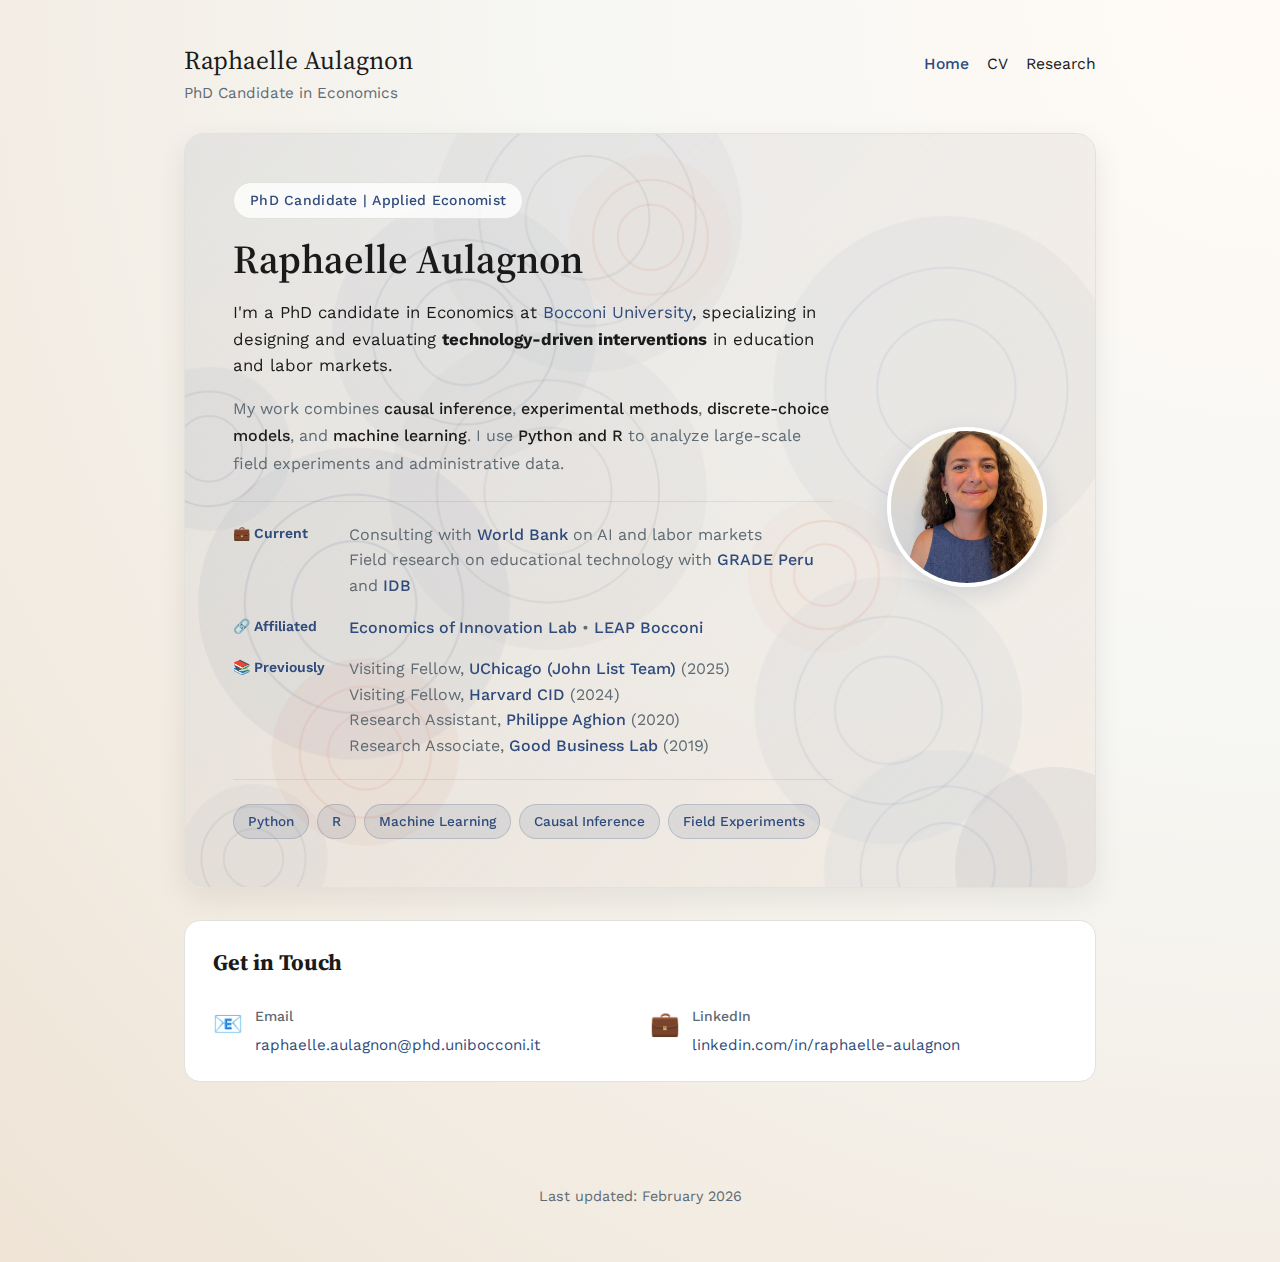
<file: index.html>
<!doctype html>
<html lang="en">
  <head>
    <meta charset="utf-8" />
    <meta name="viewport" content="width=device-width, initial-scale=1" />
    <title>Raphaelle Aulagnon | Home</title>
    <meta
      name="description"
      content="PhD candidate in Economics at Bocconi University. Research in labor and development economics with a focus on education and inequalities."
    />
    <link rel="stylesheet" href="styles.css" />
    <link rel="preconnect" href="https://fonts.googleapis.com" />
    <link rel="preconnect" href="https://fonts.gstatic.com" crossorigin />
    <link
      href="https://fonts.googleapis.com/css2?family=Source+Serif+4:opsz,wght@8..60,400;8..60,600&family=Work+Sans:wght@400;500&display=swap"
      rel="stylesheet"
    />
  </head>
  <body>
    <header class="site-header">
      <div class="site-title">
        <a href="index.html">Raphaelle Aulagnon</a>
        <span class="site-subtitle">PhD Candidate in Economics</span>
      </div>
      <nav class="site-nav" aria-label="Primary">
        <a class="is-active" href="index.html">Home</a>
        <a href="cv.html">CV</a>
        <a href="research.html">Research</a>
      </nav>
    </header>

    <main class="page">
      <section class="hero">
        <canvas id="delaunay-canvas" class="delaunay-background"></canvas>
        <div class="hero__content">
          <div class="hero__text">
            <div class="hero__badge">PhD Candidate | Applied Economist</div>
            <h1>Raphaelle Aulagnon</h1>
            <p class="hero__lead">
              I'm a PhD candidate in Economics at
              <a href="https://www.unibocconi.eu/" target="_blank" rel="noopener">Bocconi University</a>, specializing in 
              designing and evaluating <strong>technology-driven interventions</strong> in education and 
              labor markets.
            </p>
            <p class="hero__description">
              My work combines <strong>causal inference</strong>, <strong>experimental methods</strong>, 
              <strong>discrete-choice models</strong>, and <strong>machine learning</strong>. 
              I use <strong>Python and R</strong> to analyze large-scale field experiments and 
              administrative data.
            </p>
            
            <div class="work-grid">
              <div class="work-item">
                <div class="work-label">💼 Current</div>
                <div class="work-content">
                  Consulting with <strong><a href="https://www.worldbank.org/" target="_blank" rel="noopener">World Bank</a></strong> on AI and labor markets<br>
                  Field research on educational technology with <strong><a href="https://www.grade.org.pe/" target="_blank" rel="noopener">GRADE Peru</a></strong> and 
                  <strong><a href="https://www.iadb.org/" target="_blank" rel="noopener">IDB</a></strong>
                </div>
              </div>
              
              <div class="work-item">
                <div class="work-label">🔗 Affiliated</div>
                <div class="work-content">
                  <a href="https://www.insead.edu/faculty-personal-site/philippe-aghion/economics-of-innovation-lab" target="_blank" rel="noopener">Economics of Innovation Lab</a> • 
                  <a href="https://leap.unibocconi.eu/" target="_blank" rel="noopener">LEAP Bocconi</a>
                </div>
              </div>
              
              <div class="work-item">
                <div class="work-label">📚 Previously</div>
                <div class="work-content">
                  Visiting Fellow, <a href="https://voltagera.org/who-we-are" target="_blank" rel="noopener">UChicago (John List Team)</a> (2025)<br>
                  Visiting Fellow, <a href="https://www.hks.harvard.edu/centers/cid" target="_blank" rel="noopener">Harvard CID</a> (2024)<br>
                  Research Assistant, <a href="https://www.philippeaghion.com/" target="_blank" rel="noopener">Philippe Aghion</a> (2020)<br>
                  Research Associate, <a href="https://www.goodbusinesslab.org/" target="_blank" rel="noopener">Good Business Lab</a> (2019)
                </div>
              </div>
            </div>
            
            <div class="skills-tags">
              <span class="skill-tag">Python</span>
              <span class="skill-tag">R</span>
              <span class="skill-tag">Machine Learning</span>
              <span class="skill-tag">Causal Inference</span>
              <span class="skill-tag">Field Experiments</span>
            </div>
          </div>
          <div class="hero__image">
            <img src="profile.jpg" alt="Raphaelle Aulagnon" class="profile-photo">
          </div>
        </div>
      </section>

      <section class="content-block contact">
        <h2>Get in Touch</h2>
        <div class="contact__grid">
          <div class="contact__item">
            <span class="contact__icon">📧</span>
            <div>
              <div class="contact__label">Email</div>
              <a href="mailto:raphaelle.aulagnon@phd.unibocconi.it"
                >raphaelle.aulagnon@phd.unibocconi.it</a
              >
            </div>
          </div>
          <div class="contact__item">
            <span class="contact__icon">💼</span>
            <div>
              <div class="contact__label">LinkedIn</div>
              <a href="https://www.linkedin.com/in/raphaelle-aulagnon/" target="_blank" rel="noopener"
                >linkedin.com/in/raphaelle-aulagnon</a
              >
            </div>
          </div>
        </div>
      </section>
    </main>

    <footer class="site-footer">
      <p>Last updated: February 2026</p>
    </footer>
    
    <script src="delaunay.js"></script>
  </body>
</html>
</file>
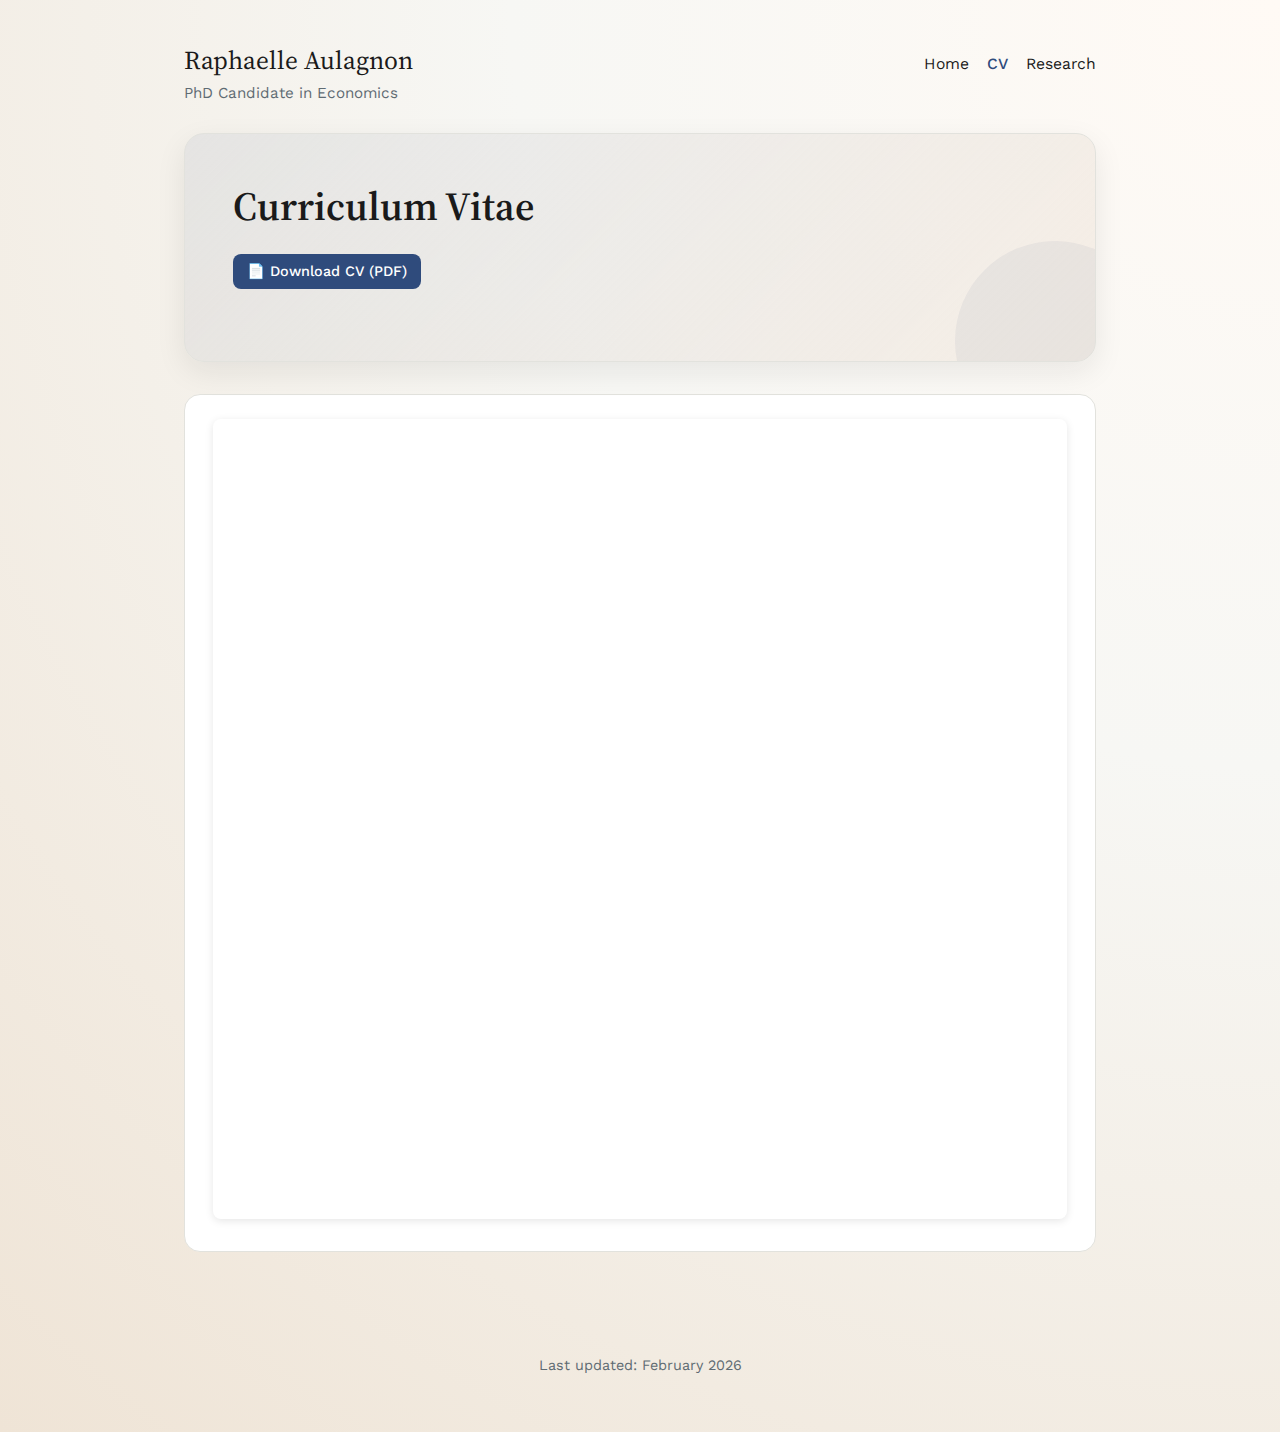
<file: cv.html>
<!doctype html>
<html lang="en">
  <head>
    <meta charset="utf-8" />
    <meta name="viewport" content="width=device-width, initial-scale=1" />
    <title>Raphaelle Aulagnon | CV</title>
    <meta name="description" content="Curriculum Vitae" />
    <link rel="stylesheet" href="styles.css" />
    <link rel="preconnect" href="https://fonts.googleapis.com" />
    <link rel="preconnect" href="https://fonts.gstatic.com" crossorigin />
    <link
      href="https://fonts.googleapis.com/css2?family=Source+Serif+4:opsz,wght@8..60,400;8..60,600&family=Work+Sans:wght@400;500&display=swap"
      rel="stylesheet"
    />
  </head>
  <body>
    <header class="site-header">
      <div class="site-title">
        <a href="index.html">Raphaelle Aulagnon</a>
        <span class="site-subtitle">PhD Candidate in Economics</span>
      </div>
      <nav class="site-nav" aria-label="Primary">
        <a href="index.html">Home</a>
        <a class="is-active" href="cv.html">CV</a>
        <a href="research.html">Research</a>
      </nav>
    </header>

    <main class="page">
      <section class="hero">
        <h1>Curriculum Vitae</h1>
        <div style="margin: 24px 0;">
          <a
            href="https://drive.google.com/file/d/1aAMApSbk95FpwirywmVVEvZgJrogzx9l/view?usp=sharing"
            class="paper__link"
            target="_blank"
            rel="noopener"
            >📄 Download CV (PDF)</a
          >
        </div>
      </section>

      <section class="content-block">
        <iframe 
          src="https://drive.google.com/file/d/1aAMApSbk95FpwirywmVVEvZgJrogzx9l/preview" 
          width="100%" 
          height="800px" 
          style="border: none; border-radius: 8px; box-shadow: 0 2px 8px rgba(0,0,0,0.1);"
          allow="autoplay">
        </iframe>
      </section>
    </main>

    <footer class="site-footer">
      <p>Last updated: February 2026</p>
    </footer>
  </body>
</html>
</file>
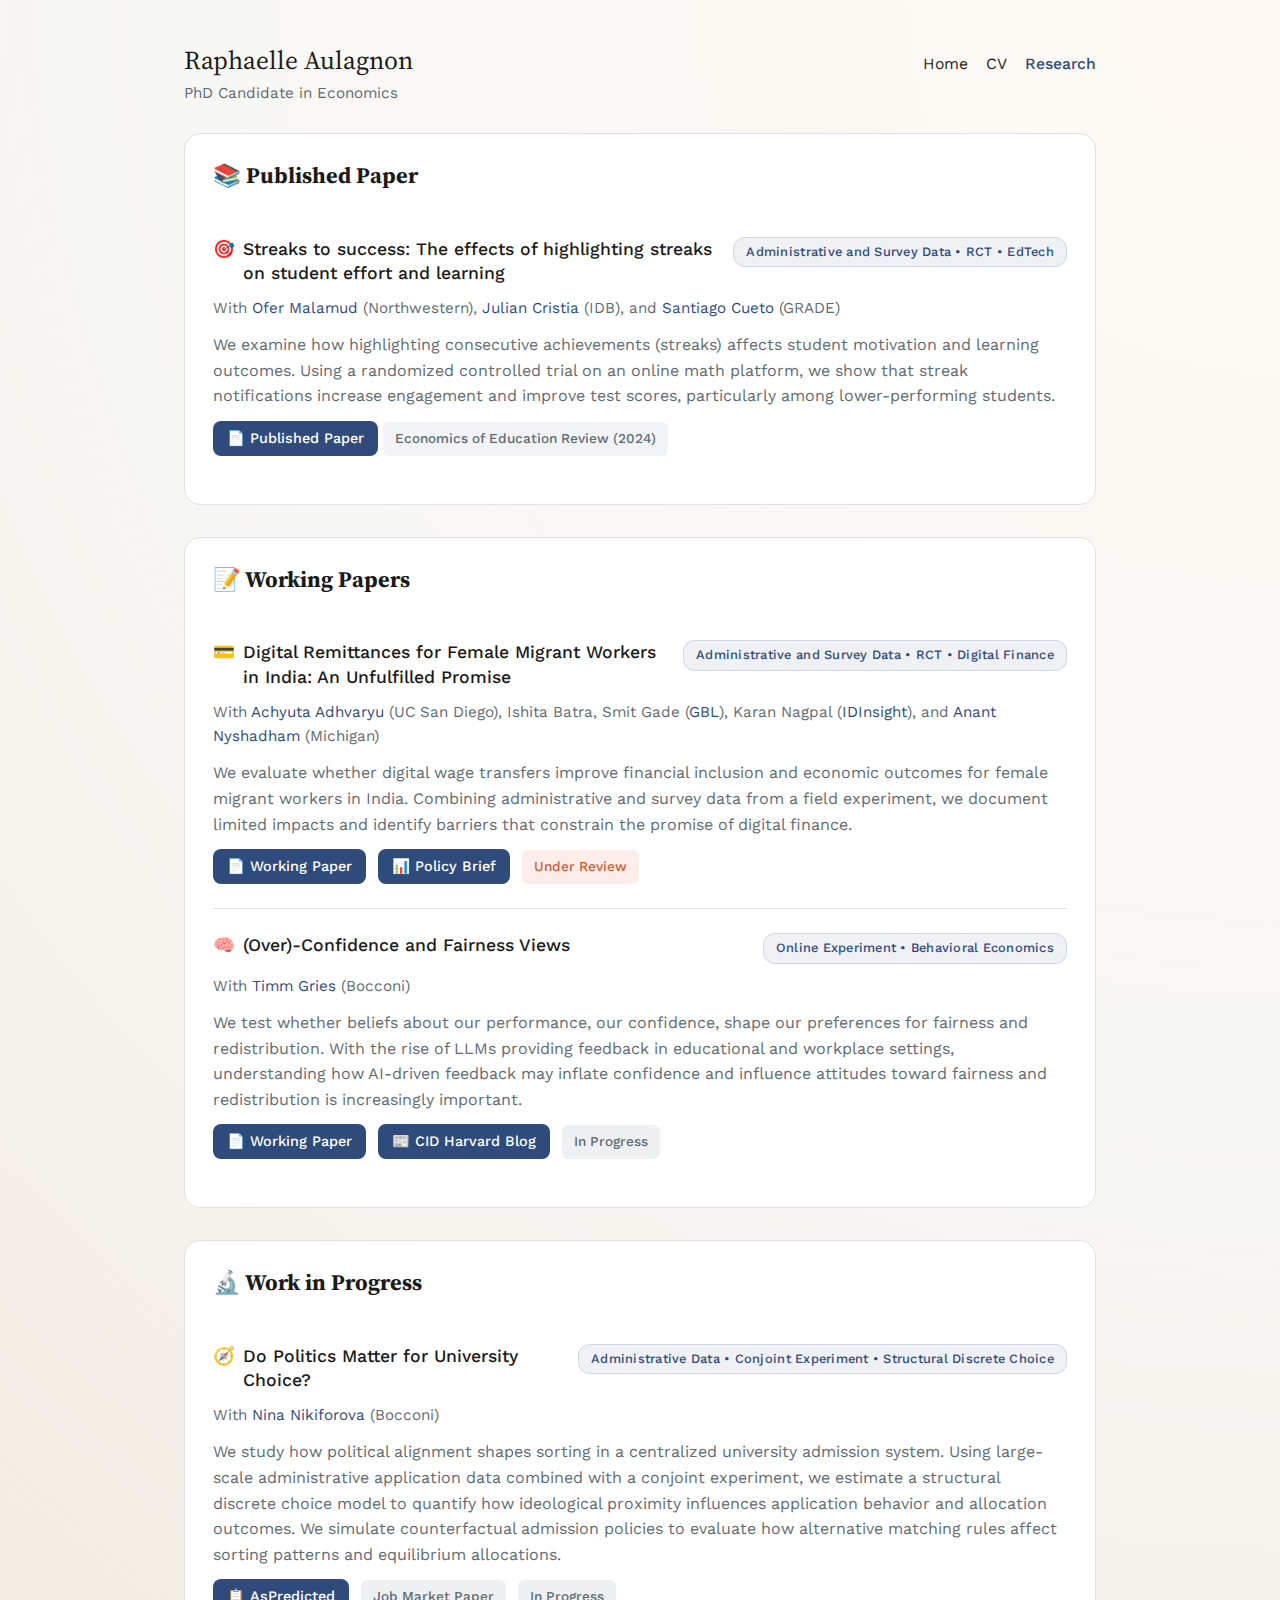
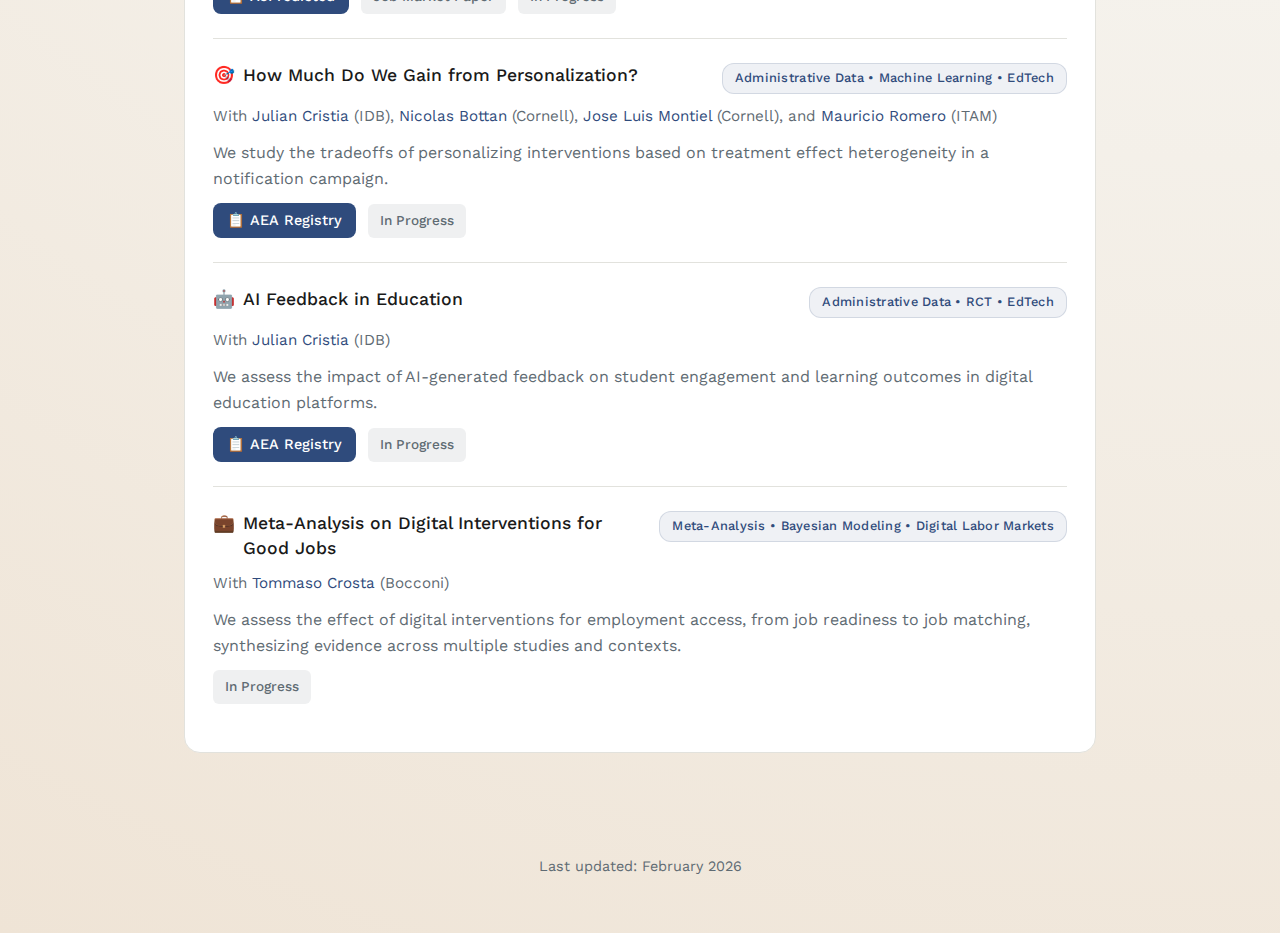
<file: research.html>
<!doctype html>
<html lang="en">
  <head>
    <meta charset="utf-8" />
    <meta name="viewport" content="width=device-width, initial-scale=1" />
    <title>Raphaelle Aulagnon | Selected Research</title>
    <meta name="description" content="Research and working papers" />
    <link rel="stylesheet" href="styles.css" />
    <link rel="preconnect" href="https://fonts.googleapis.com" />
    <link rel="preconnect" href="https://fonts.gstatic.com" crossorigin />
    <link
      href="https://fonts.googleapis.com/css2?family=Source+Serif+4:opsz,wght@8..60,400;8..60,600&family=Work+Sans:wght@400;500&display=swap"
      rel="stylesheet"
    />
  </head>
  <body>
    <header class="site-header">
      <div class="site-title">
        <a href="index.html">Raphaelle Aulagnon</a>
        <span class="site-subtitle">PhD Candidate in Economics</span>
      </div>
      <nav class="site-nav" aria-label="Primary">
        <a href="index.html">Home</a>
        <a href="cv.html">CV</a>
        <a class="is-active" href="research.html">Research</a>
      </nav>
    </header>

    <main class="page">
      <!-- SELECTED PAPERS -->
      <section class="content-block">
        <h2>📚 Published Paper</h2>
        
        <article class="paper">
          <div class="paper__header">
            <h3>
              <span class="paper__icon">🎯</span>
              Streaks to success: The effects of highlighting streaks on student effort and learning
            </h3>
            <span class="paper__method">Administrative and Survey Data • RCT • EdTech</span>
          </div>
          <p class="paper__authors">
            With <a href="https://sites.northwestern.edu/malamud/" target="_blank" rel="noopener">Ofer Malamud</a> (Northwestern), <a href="https://www.iadb.org/en/research-and-data/julian-cristia" target="_blank" rel="noopener">Julian Cristia</a> (IDB), and <a href="https://www.grade.org.pe/en/investigadores/santiago-cueto/" target="_blank" rel="noopener">Santiago Cueto</a> (GRADE)
          </p>
          <p class="paper__description">
            We examine how highlighting consecutive achievements (streaks) affects student motivation and learning outcomes. Using a randomized controlled trial on an online math platform, we show that streak notifications increase engagement and improve test scores, particularly among lower-performing students.
          </p>
          <a href="https://www.sciencedirect.com/science/article/pii/S0272775725001013" class="paper__link" target="_blank" rel="noopener">
            📄 Published Paper
          </a>
          <span class="paper__status">Economics of Education Review (2024)</span>
        </article>
      </section>

      <!-- WORKING PAPERS -->
      <section class="content-block">
        <h2>📝 Working Papers</h2>
        
        <article class="paper">
          <div class="paper__header">
            <h3>
              <span class="paper__icon">💳</span>
              Digital Remittances for Female Migrant Workers in India: An Unfulfilled Promise
            </h3>
            <span class="paper__method">Administrative and Survey Data • RCT • Digital Finance</span>
          </div>
          <p class="paper__authors">
            With <a href="https://gps.ucsd.edu/faculty-directory/achyuta-adhvaryu.html" target="_blank" rel="noopener">Achyuta Adhvaryu</a> (UC San Diego), Ishita Batra, Smit Gade (<a href="https://www.goodbusinesslab.org/" target="_blank" rel="noopener">GBL</a>),
            Karan Nagpal (<a href="https://www.idinsight.org/" target="_blank" rel="noopener">IDInsight</a>), and <a href="https://www.anantnn.com/" target="_blank" rel="noopener">Anant Nyshadham</a> (Michigan)
          </p>
          <p class="paper__description">
            We evaluate whether digital wage transfers improve financial inclusion and economic outcomes for female migrant workers in India. Combining administrative and survey data from a field experiment, we document limited impacts and identify barriers that constrain the promise of digital finance.
          </p>
          <div class="paper__links">
            <a href="https://drive.google.com/file/d/16o1vFlOjxE2qK32W2t6kKlOPwOEnJL-Y/view" class="paper__link" target="_blank" rel="noopener">
              📄 Working Paper
            </a>
            <a href="https://drive.google.com/file/d/1dvqP8HqegVYskBDI7go-mdpZvU61RlWr/view" class="paper__link" target="_blank" rel="noopener">
              📊 Policy Brief
            </a>
            <span class="paper__status paper__status--review">Under Review</span>
          </div>
        </article>

        <article class="paper">
          <div class="paper__header">
            <h3>
              <span class="paper__icon">🧠</span>
              (Over)-Confidence and Fairness Views
            </h3>
            <span class="paper__method"> Online Experiment • Behavioral Economics</span>
          </div>
          <p class="paper__authors">
            With <a href="https://sites.google.com/view/timm-gries" target="_blank" rel="noopener">Timm Gries</a> (Bocconi)
          </p>
          <p class="paper__description">
            We test whether beliefs about our performance, our confidence, shape our preferences for fairness and redistribution. With the rise of LLMs providing feedback in educational and workplace settings, understanding how AI-driven feedback may inflate confidence and influence attitudes toward fairness and redistribution is increasingly important.
          </p>
          <div class="paper__links">
            <a href="https://drive.google.com/file/d/1IcXIABgwNIV6HnXEOe7SxR4d0y5pW_TT/view" class="paper__link" target="_blank" rel="noopener">
              📄 Working Paper
            </a>
            <a href="https://www.hks.harvard.edu/centers/cid/voices/confidence-factor-how-our-beliefs-shape-attitudes-towards-fairness-and" class="paper__link" target="_blank" rel="noopener">
              📰 CID Harvard Blog
            </a>
            <span class="paper__status paper__status--wip">In Progress</span>
          </div>
        </article>
      </section>

      <!-- WORK IN PROGRESS -->
      <section class="content-block">
        <h2>🔬 Work in Progress</h2>

        <article class="paper">
          <div class="paper__header">
            <h3>
              <span class="paper__icon">🧭</span>
              Do Politics Matter for University Choice?
            </h3>
            <span class="paper__method">Administrative Data • Conjoint Experiment • Structural Discrete Choice </span>
          </div>


          <p class="paper__authors">
            With <a href="https://nikiforovanina.github.io/" target="_blank" rel="noopener">Nina Nikiforova </a> (Bocconi)
          </p>

          <p class="paper__description">
            We study how political alignment shapes sorting in a centralized university admission system. Using large-scale administrative application data combined with a conjoint experiment, we estimate a structural discrete choice model to quantify how ideological proximity influences application behavior and allocation outcomes. We simulate counterfactual admission policies to evaluate how alternative matching rules affect sorting patterns and equilibrium allocations.
          </p>

          <div class="paper__links">
            <a href="https://aspredicted.org/vjt8-qy5g.pdf" class="paper__link" target="_blank" rel="noopener">
              📋 AsPredicted
            </a>
            <span class="paper__status paper__status--wip">Job Market Paper</span>
            </a>
            <span class="paper__status paper__status--wip">In Progress</span>
          </div>
        </article>
        
        <article class="paper">
          <div class="paper__header">
            <h3>
              <span class="paper__icon">🎯</span>
              How Much Do We Gain from Personalization?
            </h3>
            <span class="paper__method">Administrative Data • Machine Learning • EdTech</span>
          </div>
          <p class="paper__authors">
            With <a href="https://www.iadb.org/en/research-and-data/julian-cristia" target="_blank" rel="noopener">Julian Cristia</a> (IDB), <a href="https://www.nicolasbottan.com/" target="_blank" rel="noopener">Nicolas Bottan</a> (Cornell), <a href="https://www.joseluismontieloea.com/" target="_blank" rel="noopener">Jose Luis Montiel</a> (Cornell), 
            and <a href="https://www.mauricioromero.com/" target="_blank" rel="noopener">Mauricio Romero</a> (ITAM)
          </p>
          <p class="paper__description">
            We study the tradeoffs of personalizing interventions based on treatment effect heterogeneity in a notification campaign. 
          </p>
          <div class="paper__links">
            <a href="https://www.socialscienceregistry.org/trials/12190" class="paper__link" target="_blank" rel="noopener">
              📋 AEA Registry
            </a>
            <span class="paper__status paper__status--wip">In Progress</span>
          </div>
        </article>

        <article class="paper">
          <div class="paper__header">
            <h3>
              <span class="paper__icon">🤖</span>
              AI Feedback in Education
            </h3>
            <span class="paper__method">Administrative Data • RCT • EdTech</span>
          </div>
          <p class="paper__authors">
            With <a href="https://www.iadb.org/en/research-and-data/julian-cristia" target="_blank" rel="noopener">Julian Cristia</a> (IDB)
          </p>
          <p class="paper__description">
            We assess the impact of AI-generated feedback on student engagement and learning outcomes in digital education platforms. 
          <div class="paper__links">
            <a href="https://www.socialscienceregistry.org/trials/17364" class="paper__link" target="_blank" rel="noopener">
              📋 AEA Registry
            </a>
            <span class="paper__status paper__status--wip">In Progress</span>
          </div>
        </article>

        <article class="paper">
          <div class="paper__header">
            <h3>
              <span class="paper__icon">💼</span>
              Meta-Analysis on Digital Interventions for Good Jobs
            </h3>
            <span class="paper__method">Meta-Analysis • Bayesian Modeling • Digital Labor Markets</span>
          </div>
          <p class="paper__authors">
            With <a href="https://tommaso11397.github.io/Personal-Website/" target="_blank" rel="noopener">Tommaso Crosta</a> (Bocconi)
          </p>
          <p class="paper__description">
            We assess the effect of digital interventions for employment access, from job readiness to job matching, synthesizing evidence across multiple studies and contexts.
          </p>
          <div class="paper__links">
            <span class="paper__status paper__status--wip">In Progress</span>
          </div>
        </article>
      </section>
    </main>

    <footer class="site-footer">
      <p>Last updated: February 2026</p>
    </footer>
  </body>
</html>
</file>
<file: styles.css>
:root {
  color-scheme: light;
  --ink: #1a1a1a;
  --muted: #5f6b73;
  --accent: #2f4b7c;
  --accent-light: #4a6fa5;
  --highlight: #d65a31;
  --bg: #f7f7f4;
  --surface: #ffffff;
  --border: #e2e2dd;
  --gradient-start: rgba(47, 75, 124, 0.08);
  --gradient-end: rgba(241, 231, 220, 0.6);
  --shadow: 0 10px 30px rgba(22, 26, 29, 0.08);
}

* {
  box-sizing: border-box;
}

body {
  margin: 0;
  font-family: "Work Sans", "Helvetica Neue", sans-serif;
  color: var(--ink);
  background: radial-gradient(circle at top right, #fffaf5 0%, var(--bg) 40%, #efe4d6 100%);
  min-height: 100vh;
  line-height: 1.6;
}

a {
  color: var(--accent);
  text-decoration: none;
}

a:hover {
  text-decoration: underline;
}

.site-header {
  display: flex;
  justify-content: space-between;
  align-items: baseline;
  gap: 24px;
  max-width: 960px;
  margin: 40px auto 16px;
  padding: 0 24px;
}

.site-title a {
  font-family: "Source Serif 4", "Times New Roman", serif;
  font-size: 1.6rem;
  color: var(--ink);
}

.site-subtitle {
  display: block;
  font-size: 0.95rem;
  color: var(--muted);
}

.site-nav {
  display: flex;
  gap: 18px;
  font-size: 0.98rem;
}

.site-nav a {
  color: var(--ink);
}

.site-nav .is-active {
  color: var(--accent);
  font-weight: 500;
}

.page {
  max-width: 960px;
  margin: 0 auto;
  padding: 12px 24px 64px;
  display: flex;
  flex-direction: column;
  gap: 32px;
}

@media (max-width: 640px) {
  .page {
    padding: 12px 16px 40px;
    gap: 24px;
  }
}

.hero {
  background: linear-gradient(135deg, var(--gradient-start), var(--gradient-end));
  border: 1px solid var(--border);
  border-radius: 20px;
  padding: 48px;
  box-shadow: var(--shadow);
  position: relative;
  overflow: hidden;
}

@media (max-width: 768px) {
  .hero {
    padding: 32px 20px;
    border-radius: 16px;
  }
}

.delaunay-background {
  position: absolute;
  top: 0;
  left: 0;
  width: 100%;
  height: 100%;
  pointer-events: none;
  opacity: 0.7;
}

.hero::after {
  content: "";
  position: absolute;
  inset: auto -60px -80px auto;
  width: 200px;
  height: 200px;
  border-radius: 50%;
  background: rgba(47, 75, 124, 0.06);
  pointer-events: none;
}

.hero__content {
  display: grid;
  grid-template-columns: 1fr auto;
  gap: 48px;
  align-items: center;
  position: relative;
  z-index: 1;
}

.hero__text {
  max-width: 600px;
}

.hero__badge {
  display: inline-flex;
  align-items: center;
  gap: 8px;
  padding: 6px 16px;
  border-radius: 999px;
  background: rgba(255, 255, 255, 0.8);
  border: 1px solid var(--border);
  font-size: 0.875rem;
  font-weight: 500;
  color: var(--accent);
  margin-bottom: 16px;
  letter-spacing: 0.02em;
}

.hero h1 {
  font-family: "Source Serif 4", "Times New Roman", serif;
  margin: 0 0 16px;
  font-size: 2.5rem;
  font-weight: 600;
  color: var(--ink);
  line-height: 1.2;
}

@media (max-width: 640px) {
  .hero h1 {
    font-size: 1.8rem;
  }
}

.hero__lead {
  margin: 0 0 16px;
  font-size: 1.05rem;
  color: var(--ink);
  line-height: 1.6;
}

.hero__description {
  margin: 0 0 12px;
  color: var(--muted);
  line-height: 1.7;
  max-width: 700px;
}

.hero__description:last-of-type {
  margin-bottom: 0;
}

.hero__description a {
  color: var(--accent);
  font-weight: 500;
}

.hero__description a:hover {
  color: var(--accent-light);
}

.hero__description strong {
  color: var(--ink);
  font-weight: 500;
}

.work-grid {
  display: flex;
  flex-direction: column;
  gap: 16px;
  margin: 24px 0;
  padding: 20px 0;
  border-top: 1px solid rgba(47, 75, 124, 0.1);
  border-bottom: 1px solid rgba(47, 75, 124, 0.1);
}

.work-item {
  display: flex;
  gap: 16px;
  align-items: flex-start;
}

.work-label {
  font-size: 0.875rem;
  font-weight: 600;
  color: var(--accent);
  min-width: 100px;
  flex-shrink: 0;
}

.work-content {
  color: var(--muted);
  line-height: 1.6;
  flex: 1;
}

.work-content a {
  color: var(--accent);
  font-weight: 500;
}

.work-content a:hover {
  color: var(--accent-light);
}

@media (max-width: 640px) {
  .work-item {
    flex-direction: column;
    gap: 4px;
  }
  
  .work-label {
    min-width: auto;
  }
}

.skills-tags {
  display: flex;
  flex-wrap: wrap;
  gap: 8px;
  margin-top: 20px;
}

.skill-tag {
  display: inline-flex;
  padding: 6px 14px;
  background: rgba(47, 75, 124, 0.1);
  color: var(--accent);
  border-radius: 999px;
  font-size: 0.85rem;
  font-weight: 500;
  border: 1px solid rgba(47, 75, 124, 0.2);
  transition: all 0.2s ease;
}

.skill-tag:hover {
  background: var(--accent);
  color: white;
  transform: translateY(-1px);
}

.hero__image {
  flex-shrink: 0;
}

.profile-photo {
  width: 160px;
  height: 160px;
  border-radius: 50%;
  object-fit: cover;
  border: 4px solid white;
  box-shadow: 0 8px 24px rgba(47, 75, 124, 0.15);
}

@media (max-width: 768px) {
  .hero__content {
    grid-template-columns: 1fr;
    gap: 24px;
    text-align: center;
  }
  
  .hero__text {
    max-width: 100%;
  }
  
  .hero__image {
    justify-self: center;
    max-width: 100%;
  }
  
  .hero__lead {
    font-size: 1rem;
  }
  
  .hero__description {
    max-width: 100%;
    font-size: 0.95rem;
  }
}

@media (max-width: 540px) {
  .hero__content {
    gap: 16px;
  }
  
  .hero__lead {
    font-size: 0.95rem;
  }
  
  .work-grid {
    gap: 12px;
    padding: 16px 0;
    margin: 16px 0;
  }
  
  .work-label {
    font-size: 0.8rem;
    min-width: 90px;
  }
  
  .work-content {
    font-size: 0.9rem;
  }
  
  .skills-tags {
    gap: 6px;
    justify-content: center;
  }
  
  .skill-tag {
    font-size: 0.78rem;
    padding: 5px 10px;
  }
}

.content-block {
  background: var(--surface);
  border: 1px solid var(--border);
  border-radius: 16px;
  padding: 24px 28px;
}

.content-block h2 {
  font-family: "Source Serif 4", "Times New Roman", serif;
  font-size: 1.4rem;
  margin-top: 0;
}

@media (max-width: 640px) {
  .content-block {
    border-radius: 12px;
    padding: 16px 18px;
  }
  
  .content-block h2 {
    font-size: 1.2rem;
    margin-bottom: 16px;
  }
}

.paper {
  padding: 24px 0;
  border-bottom: 1px solid var(--border);
}

.paper:last-child {
  border-bottom: none;
}

.paper__header {
  display: flex;
  justify-content: space-between;
  align-items: flex-start;
  gap: 16px;
  margin-bottom: 10px;
  flex-wrap: wrap;
}

.paper h3 {
  margin: 0;
  font-size: 1.1rem;
  font-weight: 500;
  line-height: 1.4;
  color: var(--ink);
  display: flex;
  align-items: flex-start;
  gap: 8px;
  flex: 1;
}

.paper__method {
  display: inline-flex;
  padding: 4px 12px;
  border-radius: 12px;
  background: rgba(47, 75, 124, 0.08);
  color: var(--accent);
  font-size: 0.8rem;
  font-weight: 500;
  white-space: nowrap;
  letter-spacing: 0.02em;
  border: 1px solid rgba(47, 75, 124, 0.15);
}

@media (max-width: 640px) {
  .paper__header {
    flex-direction: column;
    gap: 8px;
  }
  
  .paper h3 {
    font-size: 1rem;
  }
  
  .paper__method {
    white-space: normal;
    display: inline-block;
    font-size: 0.75rem;
  }
  
  .paper__icon {
    font-size: 1rem;
  }
}

.paper__authors {
  margin: 0 0 12px;
  color: var(--muted);
  font-size: 0.95rem;
}

.paper__description {
  margin: 0 0 12px;
  color: var(--muted);
  line-height: 1.6;
}

@media (max-width: 640px) {
  .paper__authors {
    font-size: 0.9rem;
  }
  
  .paper__description {
    font-size: 0.93rem;
  }
}

.paper__links {
  display: flex;
  align-items: center;
  gap: 12px;
  flex-wrap: wrap;
}

.paper__link {
  display: inline-flex;
  align-items: center;
  gap: 6px;
  padding: 6px 14px;
  background: var(--accent);
  color: white;
  border-radius: 8px;
  font-size: 0.9rem;
  font-weight: 500;
  transition: all 0.2s ease;
}

.paper__link:hover {
  background: var(--accent-light);
  transform: translateY(-1px);
  box-shadow: 0 4px 12px rgba(47, 75, 124, 0.2);
  text-decoration: none;
}

@media (max-width: 640px) {
  .paper__links {
    gap: 8px;
  }
  
  .paper__link {
    padding: 5px 12px;
    font-size: 0.85rem;
  }
}

.paper__status {
  display: inline-flex;
  padding: 6px 12px;
  font-size: 0.85rem;
  font-weight: 500;
  border-radius: 6px;
  background: rgba(95, 107, 115, 0.08);
  color: var(--muted);
}

.paper__status--published {
  background: rgba(34, 139, 34, 0.1);
  color: #228B22;
}

.paper__status--review {
  background: rgba(214, 90, 49, 0.1);
  color: var(--highlight);
}

.paper__status--wp {
  background: rgba(47, 75, 124, 0.1);
  color: var(--accent);
}

.paper__status--wip {
  background: rgba(95, 107, 115, 0.1);
  color: var(--muted);
}

.contact h2 {
  margin-top: 0;
  margin-bottom: 24px;
  font-family: "Source Serif 4", "Times New Roman", serif;
  font-size: 1.4rem;
}

.contact__grid {
  display: grid;
  grid-template-columns: repeat(auto-fit, minmax(280px, 1fr));
  gap: 20px;
}

.contact__item {
  display: flex;
  align-items: flex-start;
  gap: 12px;
}

.contact__icon {
  font-size: 1.5rem;
  flex-shrink: 0;
}

.contact__label {
  font-size: 0.875rem;
  font-weight: 500;
  color: var(--muted);
  margin-bottom: 4px;
}

.contact__item a {
  font-size: 0.95rem;
}

.site-footer {
  text-align: center;
  color: var(--muted);
  font-size: 0.9rem;
  padding: 24px 16px 40px;
}

.cv-section {
  padding: 16px 0;
  border-bottom: 1px solid var(--border);
}

.cv-section:last-child {
  border-bottom: none;
}

.cv-section h3 {
  margin: 0 0 8px;
  font-size: 1rem;
  font-weight: 500;
  color: var(--ink);
}

.cv-section p {
  margin: 0;
  color: var(--muted);
  line-height: 1.6;
}

.iframe-container {
  position: relative;
  width: 100%;
  padding-bottom: 141.4%; /* Approximate 16:9 ratio with space for PDF */
  height: 0;
  overflow: hidden;
  border-radius: 8px;
}

.iframe-container iframe {
  position: absolute;
  top: 0;
  left: 0;
  width: 100%;
  height: 100%;
}

@media (max-width: 768px) {
  .iframe-container {
    padding-bottom: 150%;
  }
}

@media (max-width: 720px) {
  .site-header {
    flex-direction: column;
    align-items: flex-start;
    margin: 24px auto 12px;
    gap: 12px;
  }
  
  .site-title a {
    font-size: 1.3rem;
  }
  
  .site-subtitle {
    font-size: 0.9rem;
  }

  .site-nav {
    flex-wrap: wrap;
    gap: 12px;
    font-size: 0.9rem;
  }
}

@media (max-width: 480px) {
  .site-header {
    padding: 0 12px;
  }
  
  .site-title a {
    font-size: 1.1rem;
  }
}
</file>
